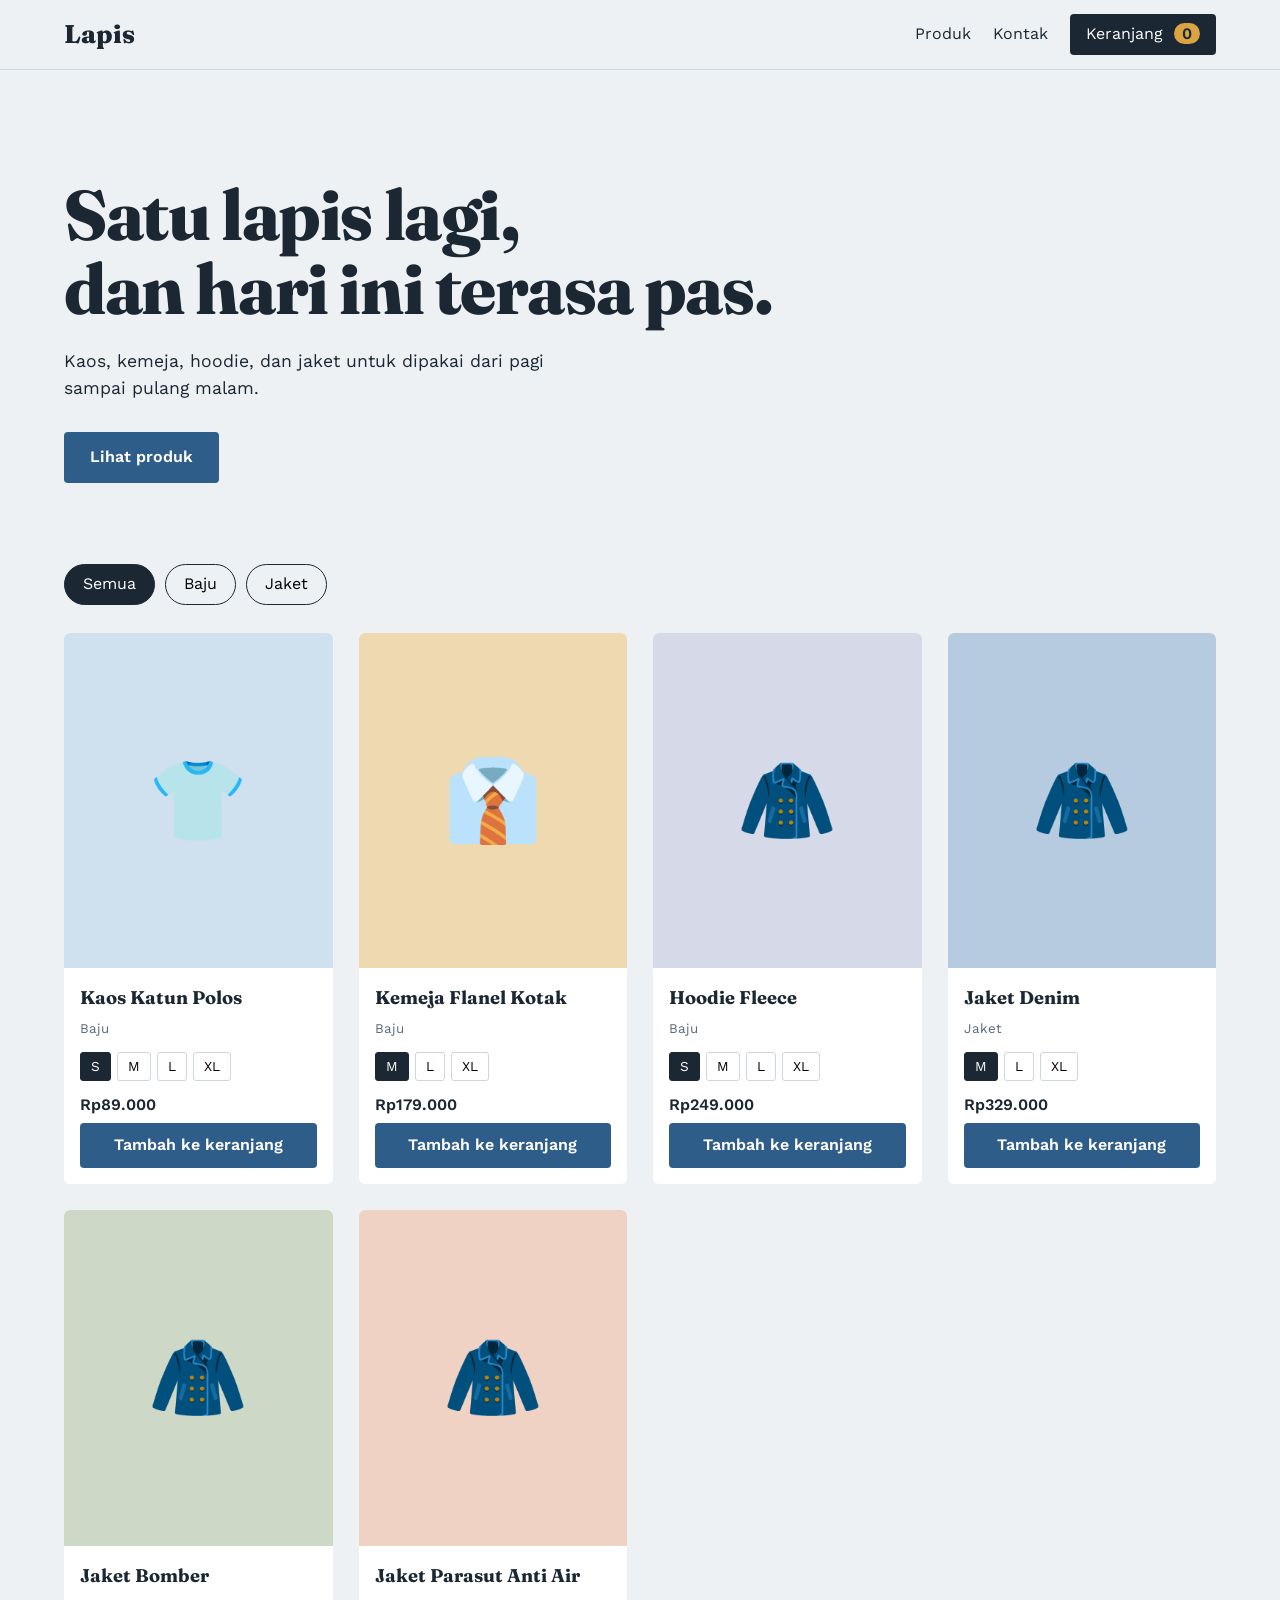
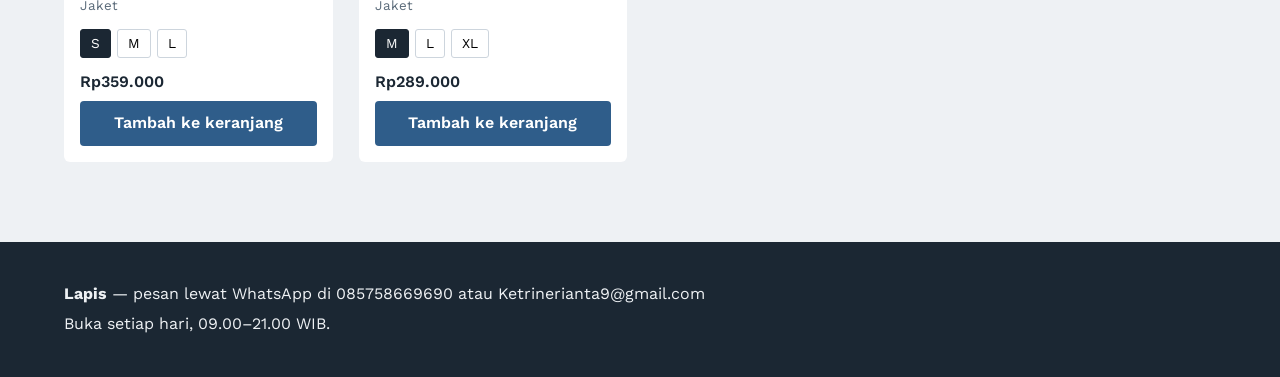
<file: index.html>
<!DOCTYPE html>
<html lang="id">
<head>
<meta charset="UTF-8">
<meta name="viewport" content="width=device-width, initial-scale=1">
<title>Lapis — Baju & Jaket</title>
<link rel="preconnect" href="https://fonts.googleapis.com">
<link rel="preconnect" href="https://fonts.gstatic.com" crossorigin>
<link href="https://fonts.googleapis.com/css2?family=Fraunces:wght@600;800&family=Work+Sans:wght@400;500;600&display=swap" rel="stylesheet">
<style>
:root{
  --kertas:#EEF1F4; --tinta:#1B2733; --biru:#2F5D8A; --kain:#D9A441; --putih:#fff; --garis:#cdd5dd;
  --serif:'Fraunces',Georgia,serif; --sans:'Work Sans',system-ui,sans-serif;
}
*{box-sizing:border-box;margin:0;padding:0}
html{scroll-behavior:smooth}
body{font-family:var(--sans);background:var(--kertas);color:var(--tinta);line-height:1.55}
a{color:inherit;text-decoration:none}
button{font:inherit;cursor:pointer}
:focus-visible{outline:3px solid var(--kain);outline-offset:2px}

.topbar{position:sticky;top:0;z-index:10;display:flex;justify-content:space-between;align-items:center;padding:14px 5vw;background:var(--kertas);border-bottom:1px solid var(--garis)}
.logo{font-family:var(--serif);font-weight:800;font-size:1.6rem}
nav{display:flex;gap:22px;align-items:center}
.cart-btn{background:var(--tinta);color:var(--putih);border:0;padding:8px 16px;border-radius:4px}
.cart-btn span{background:var(--kain);color:var(--tinta);border-radius:20px;padding:1px 8px;margin-left:6px;font-weight:600}

.hero{padding:12vh 5vw 9vh;max-width:900px}
.hero h1{font-family:var(--serif);font-weight:800;font-size:clamp(2.2rem,6vw,4.4rem);line-height:1.05;letter-spacing:-.02em}
.hero p{margin:22px 0 30px;max-width:46ch;font-size:1.1rem}
.btn{display:inline-block;background:var(--biru);color:var(--putih);border:0;padding:13px 26px;border-radius:4px;font-weight:600}
.btn:hover{background:var(--tinta)}
.btn.full{width:100%}

.produk{padding:0 5vw 80px}
.filter{display:flex;gap:10px;margin-bottom:28px}
.filter button{background:transparent;border:1px solid var(--tinta);padding:7px 18px;border-radius:30px}
.filter .aktif{background:var(--tinta);color:var(--putih)}
.grid{display:grid;grid-template-columns:repeat(auto-fill,minmax(230px,1fr));gap:26px}
.kartu{background:var(--putih);border-radius:6px;overflow:hidden;display:flex;flex-direction:column}
.foto{aspect-ratio:4/5;display:grid;place-items:center;font-size:5rem}
.info{padding:16px;display:flex;flex-direction:column;gap:6px;flex:1}
.info h3{font-family:var(--serif);font-size:1.15rem}
.info small{color:#5b6b7a}
.harga{font-weight:600;margin-top:auto}
.ukuran{display:flex;gap:6px;margin:6px 0}
.ukuran button{border:1px solid var(--garis);background:var(--putih);padding:3px 10px;border-radius:3px;font-size:.85rem}
.ukuran .pilih{background:var(--tinta);color:var(--putih);border-color:var(--tinta)}
.tambah{background:var(--biru);color:var(--putih);border:0;padding:10px;border-radius:4px;font-weight:600}
.tambah:hover{background:var(--tinta)}

footer{background:var(--tinta);color:var(--kertas);padding:40px 5vw;display:grid;gap:6px}

.overlay{position:fixed;inset:0;background:rgba(0,0,0,.45);opacity:0;pointer-events:none;transition:opacity .25s;z-index:20}
.overlay.buka{opacity:1;pointer-events:auto}
.panel{position:fixed;top:0;right:0;height:100%;width:min(400px,100%);background:var(--putih);z-index:30;transform:translateX(100%);transition:transform .3s;display:flex;flex-direction:column}
.panel.buka{transform:none}
.panel-head{display:flex;justify-content:space-between;align-items:center;padding:18px 20px;border-bottom:1px solid var(--garis)}
.panel-head h2{font-family:var(--serif)}
.panel-head button{background:none;border:0;font-size:1.2rem}
#daftar{list-style:none;flex:1;overflow:auto;padding:10px 20px}
#daftar li{display:grid;grid-template-columns:1fr auto;gap:4px 10px;padding:14px 0;border-bottom:1px solid var(--garis)}
#daftar .kosong{display:block;color:#5b6b7a;border:0}
.qty{display:flex;align-items:center;gap:8px}
.qty button{width:26px;height:26px;border:1px solid var(--garis);background:var(--putih);border-radius:3px}
.hapus{background:none;border:0;color:#a33;font-size:.85rem;justify-self:end}
.panel-foot{padding:20px;border-top:1px solid var(--garis);display:grid;gap:14px}
.total{display:flex;justify-content:space-between;font-size:1.1rem}

.toast{position:fixed;bottom:24px;left:50%;transform:translate(-50%,30px);background:var(--tinta);color:var(--putih);padding:10px 20px;border-radius:4px;opacity:0;transition:.3s;z-index:40}
.toast.tampil{opacity:1;transform:translate(-50%,0)}

@media (prefers-reduced-motion:reduce){*{transition:none!important;scroll-behavior:auto!important}}
</style>
</head>
<body>
<header class="topbar">
  <a href="#" class="logo">Lapis</a>
  <nav>
    <a href="#produk">Produk</a>
    <a href="#kontak">Kontak</a>
    <button id="btnKeranjang" class="cart-btn" aria-label="Buka keranjang">Keranjang <span id="jumlah">0</span></button>
  </nav>
</header>

<section class="hero">
  <h1>Satu lapis lagi,<br>dan hari ini terasa pas.</h1>
  <p>Kaos, kemeja, hoodie, dan jaket untuk dipakai dari pagi sampai pulang malam.</p>
  <a href="#produk" class="btn">Lihat produk</a>
</section>

<section id="produk" class="produk">
  <div class="filter" id="filter">
    <button class="aktif" data-kat="semua">Semua</button>
    <button data-kat="baju">Baju</button>
    <button data-kat="jaket">Jaket</button>
  </div>
  <div class="grid" id="grid"></div>
</section>

<footer id="kontak">
  <p><strong>Lapis</strong> — pesan lewat WhatsApp di 085758669690 atau Ketrinerianta9@gmail.com</p>
  <p>Buka setiap hari, 09.00–21.00 WIB.</p>
</footer>

<div class="overlay" id="overlay"></div>
<aside class="panel" id="panel" aria-label="Keranjang belanja">
  <div class="panel-head">
    <h2>Keranjang</h2>
    <button id="tutup" aria-label="Tutup keranjang">✕</button>
  </div>
  <ul id="daftar"></ul>
  <div class="panel-foot">
    <div class="total"><span>Total</span><strong id="total">Rp0</strong></div>
    <button class="btn full" id="checkout">Pesan via WhatsApp</button>
  </div>
</aside>
<div class="toast" id="toast" role="status"></div>

<script>
// Data produk — ubah/tambah sesuai stok toko Anda
const produk = [
  {id:1, nama:"Kaos Katun Polos", kat:"baju", harga:89000, emoji:"👕", warna:"#cfe0ee", ukuran:["S","M","L","XL"]},
  {id:2, nama:"Kemeja Flanel Kotak", kat:"baju", harga:179000, emoji:"👔", warna:"#efd9b0", ukuran:["M","L","XL"]},
  {id:3, nama:"Hoodie Fleece", kat:"baju", harga:249000, emoji:"🧥", warna:"#d6d9e8", ukuran:["S","M","L","XL"]},
  {id:4, nama:"Jaket Denim", kat:"jaket", harga:329000, emoji:"🧥", warna:"#b7cbe0", ukuran:["M","L","XL"]},
  {id:5, nama:"Jaket Bomber", kat:"jaket", harga:359000, emoji:"🧥", warna:"#cdd8c6", ukuran:["S","M","L"]},
  {id:6, nama:"Jaket Parasut Anti Air", kat:"jaket", harga:289000, emoji:"🧥", warna:"#f0d2c4", ukuran:["M","L","XL"]}
];
const NO_WA = "6281200000000"; // ganti dengan nomor WhatsApp Anda (awali 62)

const rupiah = n => "Rp" + n.toLocaleString("id-ID");
let keranjang = [];
try { keranjang = JSON.parse(localStorage.getItem("keranjang")) || []; } catch(e){}
const pilihanUkuran = {};

const $ = id => document.getElementById(id);
const grid = $("grid"), panel = $("panel"), overlay = $("overlay");

function tampilProduk(kat = "semua"){
  grid.innerHTML = "";
  produk.filter(p => kat === "semua" || p.kat === kat).forEach(p => {
    pilihanUkuran[p.id] = pilihanUkuran[p.id] || p.ukuran[0];
    const el = document.createElement("article");
    el.className = "kartu";
    el.innerHTML = `
      <div class="foto" style="background:${p.warna}" aria-hidden="true">${p.emoji}</div>
      <div class="info">
        <h3>${p.nama}</h3>
        <small>${p.kat === "baju" ? "Baju" : "Jaket"}</small>
        <div class="ukuran">${p.ukuran.map(u =>
          `<button data-id="${p.id}" data-u="${u}" class="${u === pilihanUkuran[p.id] ? "pilih" : ""}">${u}</button>`).join("")}</div>
        <div class="harga">${rupiah(p.harga)}</div>
        <button class="tambah" data-tambah="${p.id}">Tambah ke keranjang</button>
      </div>`;
    grid.appendChild(el);
  });
}

grid.addEventListener("click", e => {
  const u = e.target.closest("[data-u]");
  if (u){
    pilihanUkuran[u.dataset.id] = u.dataset.u;
    u.parentElement.querySelectorAll("button").forEach(b => b.classList.toggle("pilih", b === u));
  }
  const t = e.target.closest("[data-tambah]");
  if (t) tambahKeKeranjang(+t.dataset.tambah);
});

$("filter").addEventListener("click", e => {
  const b = e.target.closest("button"); if (!b) return;
  document.querySelectorAll("#filter button").forEach(x => x.classList.toggle("aktif", x === b));
  tampilProduk(b.dataset.kat);
});

function tambahKeKeranjang(id){
  const p = produk.find(x => x.id === id), uk = pilihanUkuran[id];
  const ada = keranjang.find(i => i.id === id && i.ukuran === uk);
  ada ? ada.qty++ : keranjang.push({id, ukuran: uk, qty: 1});
  simpan(); toast(`${p.nama} (${uk}) masuk keranjang`);
}

function simpan(){
  try { localStorage.setItem("keranjang", JSON.stringify(keranjang)); } catch(e){}
  renderKeranjang();
}

function renderKeranjang(){
  const ul = $("daftar"); ul.innerHTML = "";
  let total = 0, jumlah = 0;
  if (!keranjang.length) ul.innerHTML = `<li class="kosong">Keranjang masih kosong. Pilih produk lalu tekan “Tambah ke keranjang”.</li>`;
  keranjang.forEach((i, idx) => {
    const p = produk.find(x => x.id === i.id);
    total += p.harga * i.qty; jumlah += i.qty;
    const li = document.createElement("li");
    li.innerHTML = `
      <div><strong>${p.nama}</strong><br><small>Ukuran ${i.ukuran} · ${rupiah(p.harga)}</small></div>
      <div>${rupiah(p.harga * i.qty)}</div>
      <div class="qty"><button data-k="-${idx}" aria-label="Kurangi">−</button>${i.qty}<button data-k="+${idx}" aria-label="Tambah">+</button></div>
      <button class="hapus" data-k="x${idx}">Hapus</button>`;
    ul.appendChild(li);
  });
  $("total").textContent = rupiah(total);
  $("jumlah").textContent = jumlah;
}

$("daftar").addEventListener("click", e => {
  const k = e.target.dataset.k; if (!k) return;
  const idx = +k.slice(1);
  if (k[0] === "+") keranjang[idx].qty++;
  else if (k[0] === "-") { if (--keranjang[idx].qty <= 0) keranjang.splice(idx, 1); }
  else keranjang.splice(idx, 1);
  simpan();
});

function bukaPanel(b){ panel.classList.toggle("buka", b); overlay.classList.toggle("buka", b); }
$("btnKeranjang").onclick = () => bukaPanel(true);
$("tutup").onclick = overlay.onclick = () => bukaPanel(false);
document.addEventListener("keydown", e => e.key === "Escape" && bukaPanel(false));

$("checkout").onclick = () => {
  if (!keranjang.length) return toast("Keranjang masih kosong");
  let total = 0;
  const baris = keranjang.map(i => {
    const p = produk.find(x => x.id === i.id); total += p.harga * i.qty;
    return `- ${p.nama} (${i.ukuran}) x${i.qty} = ${rupiah(p.harga * i.qty)}`;
  });
  const pesan = `Halo Lapis, saya ingin memesan:\n${baris.join("\n")}\nTotal: ${rupiah(total)}`;
  window.open(`https://wa.me/${NO_WA}?text=${encodeURIComponent(pesan)}`, "_blank");
};

let timer;
function toast(teks){
  const t = $("toast"); t.textContent = teks; t.classList.add("tampil");
  clearTimeout(timer); timer = setTimeout(() => t.classList.remove("tampil"), 2000);
}

tampilProduk(); renderKeranjang();
</script>
</body>
</html>
</file>
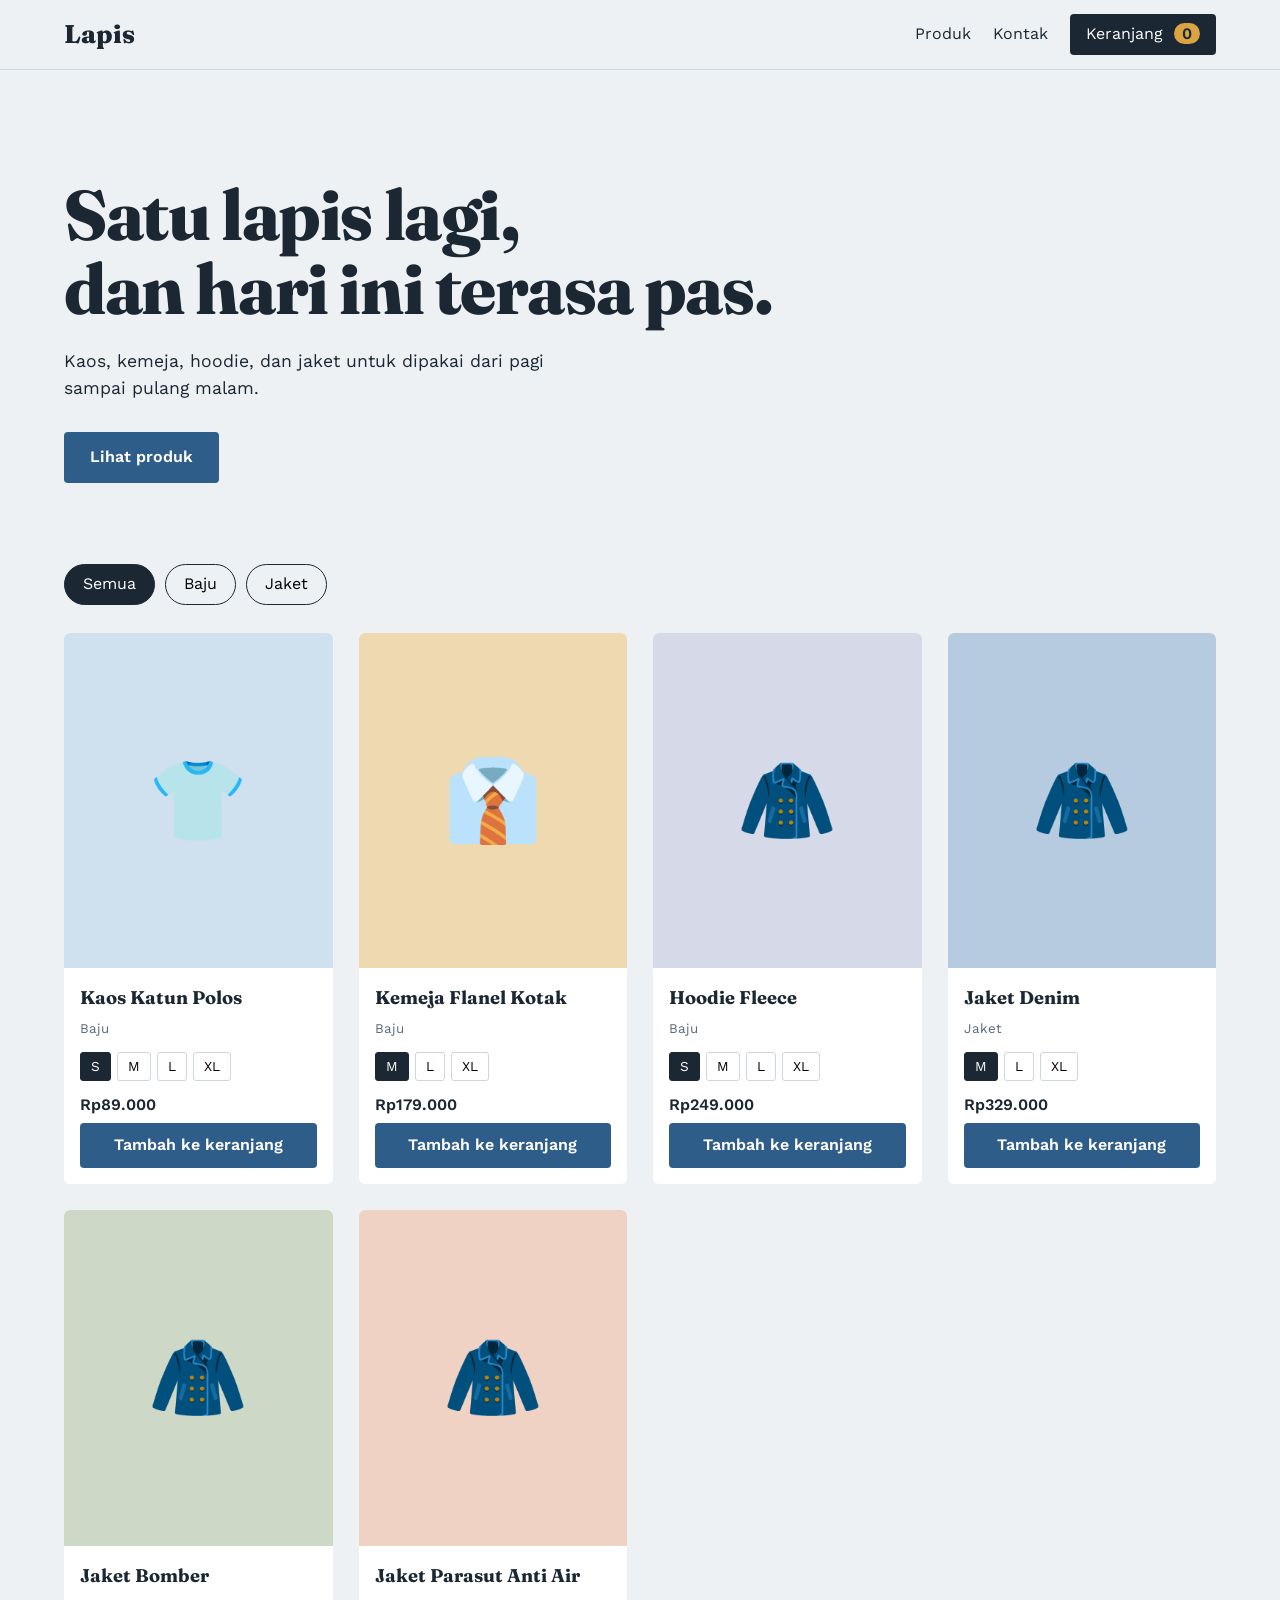
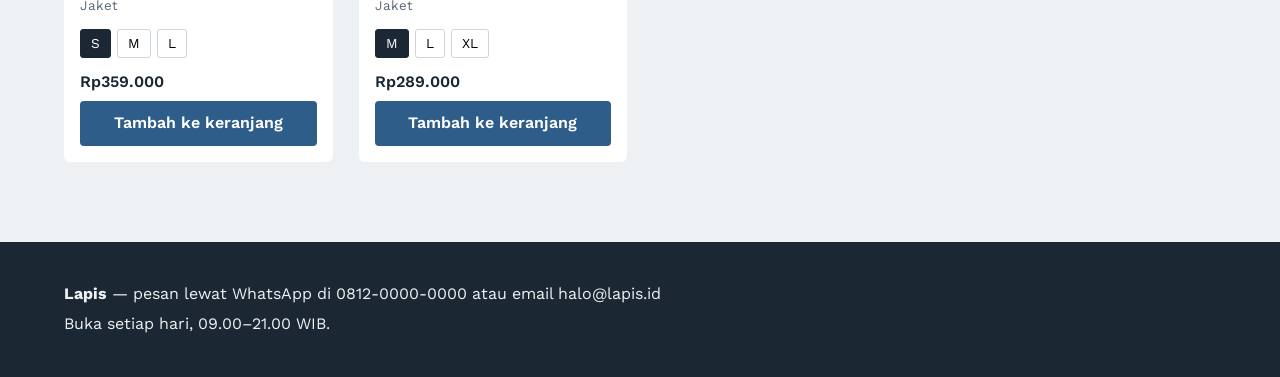
<file: index.html.html>
<!DOCTYPE html>
<html lang="id">
<head>
<meta charset="UTF-8">
<meta name="viewport" content="width=device-width, initial-scale=1">
<title>Lapis — Baju & Jaket</title>
<link rel="preconnect" href="https://fonts.googleapis.com">
<link rel="preconnect" href="https://fonts.gstatic.com" crossorigin>
<link href="https://fonts.googleapis.com/css2?family=Fraunces:wght@600;800&family=Work+Sans:wght@400;500;600&display=swap" rel="stylesheet">
<style>
:root{
  --kertas:#EEF1F4; --tinta:#1B2733; --biru:#2F5D8A; --kain:#D9A441; --putih:#fff; --garis:#cdd5dd;
  --serif:'Fraunces',Georgia,serif; --sans:'Work Sans',system-ui,sans-serif;
}
*{box-sizing:border-box;margin:0;padding:0}
html{scroll-behavior:smooth}
body{font-family:var(--sans);background:var(--kertas);color:var(--tinta);line-height:1.55}
a{color:inherit;text-decoration:none}
button{font:inherit;cursor:pointer}
:focus-visible{outline:3px solid var(--kain);outline-offset:2px}

.topbar{position:sticky;top:0;z-index:10;display:flex;justify-content:space-between;align-items:center;padding:14px 5vw;background:var(--kertas);border-bottom:1px solid var(--garis)}
.logo{font-family:var(--serif);font-weight:800;font-size:1.6rem}
nav{display:flex;gap:22px;align-items:center}
.cart-btn{background:var(--tinta);color:var(--putih);border:0;padding:8px 16px;border-radius:4px}
.cart-btn span{background:var(--kain);color:var(--tinta);border-radius:20px;padding:1px 8px;margin-left:6px;font-weight:600}

.hero{padding:12vh 5vw 9vh;max-width:900px}
.hero h1{font-family:var(--serif);font-weight:800;font-size:clamp(2.2rem,6vw,4.4rem);line-height:1.05;letter-spacing:-.02em}
.hero p{margin:22px 0 30px;max-width:46ch;font-size:1.1rem}
.btn{display:inline-block;background:var(--biru);color:var(--putih);border:0;padding:13px 26px;border-radius:4px;font-weight:600}
.btn:hover{background:var(--tinta)}
.btn.full{width:100%}

.produk{padding:0 5vw 80px}
.filter{display:flex;gap:10px;margin-bottom:28px}
.filter button{background:transparent;border:1px solid var(--tinta);padding:7px 18px;border-radius:30px}
.filter .aktif{background:var(--tinta);color:var(--putih)}
.grid{display:grid;grid-template-columns:repeat(auto-fill,minmax(230px,1fr));gap:26px}
.kartu{background:var(--putih);border-radius:6px;overflow:hidden;display:flex;flex-direction:column}
.foto{aspect-ratio:4/5;display:grid;place-items:center;font-size:5rem}
.info{padding:16px;display:flex;flex-direction:column;gap:6px;flex:1}
.info h3{font-family:var(--serif);font-size:1.15rem}
.info small{color:#5b6b7a}
.harga{font-weight:600;margin-top:auto}
.ukuran{display:flex;gap:6px;margin:6px 0}
.ukuran button{border:1px solid var(--garis);background:var(--putih);padding:3px 10px;border-radius:3px;font-size:.85rem}
.ukuran .pilih{background:var(--tinta);color:var(--putih);border-color:var(--tinta)}
.tambah{background:var(--biru);color:var(--putih);border:0;padding:10px;border-radius:4px;font-weight:600}
.tambah:hover{background:var(--tinta)}

footer{background:var(--tinta);color:var(--kertas);padding:40px 5vw;display:grid;gap:6px}

.overlay{position:fixed;inset:0;background:rgba(0,0,0,.45);opacity:0;pointer-events:none;transition:opacity .25s;z-index:20}
.overlay.buka{opacity:1;pointer-events:auto}
.panel{position:fixed;top:0;right:0;height:100%;width:min(400px,100%);background:var(--putih);z-index:30;transform:translateX(100%);transition:transform .3s;display:flex;flex-direction:column}
.panel.buka{transform:none}
.panel-head{display:flex;justify-content:space-between;align-items:center;padding:18px 20px;border-bottom:1px solid var(--garis)}
.panel-head h2{font-family:var(--serif)}
.panel-head button{background:none;border:0;font-size:1.2rem}
#daftar{list-style:none;flex:1;overflow:auto;padding:10px 20px}
#daftar li{display:grid;grid-template-columns:1fr auto;gap:4px 10px;padding:14px 0;border-bottom:1px solid var(--garis)}
#daftar .kosong{display:block;color:#5b6b7a;border:0}
.qty{display:flex;align-items:center;gap:8px}
.qty button{width:26px;height:26px;border:1px solid var(--garis);background:var(--putih);border-radius:3px}
.hapus{background:none;border:0;color:#a33;font-size:.85rem;justify-self:end}
.panel-foot{padding:20px;border-top:1px solid var(--garis);display:grid;gap:14px}
.total{display:flex;justify-content:space-between;font-size:1.1rem}

.toast{position:fixed;bottom:24px;left:50%;transform:translate(-50%,30px);background:var(--tinta);color:var(--putih);padding:10px 20px;border-radius:4px;opacity:0;transition:.3s;z-index:40}
.toast.tampil{opacity:1;transform:translate(-50%,0)}

@media (prefers-reduced-motion:reduce){*{transition:none!important;scroll-behavior:auto!important}}
</style>
</head>
<body>
<header class="topbar">
  <a href="#" class="logo">Lapis</a>
  <nav>
    <a href="#produk">Produk</a>
    <a href="#kontak">Kontak</a>
    <button id="btnKeranjang" class="cart-btn" aria-label="Buka keranjang">Keranjang <span id="jumlah">0</span></button>
  </nav>
</header>

<section class="hero">
  <h1>Satu lapis lagi,<br>dan hari ini terasa pas.</h1>
  <p>Kaos, kemeja, hoodie, dan jaket untuk dipakai dari pagi sampai pulang malam.</p>
  <a href="#produk" class="btn">Lihat produk</a>
</section>

<section id="produk" class="produk">
  <div class="filter" id="filter">
    <button class="aktif" data-kat="semua">Semua</button>
    <button data-kat="baju">Baju</button>
    <button data-kat="jaket">Jaket</button>
  </div>
  <div class="grid" id="grid"></div>
</section>

<footer id="kontak">
  <p><strong>Lapis</strong> — pesan lewat WhatsApp di 0812-0000-0000 atau email halo@lapis.id</p>
  <p>Buka setiap hari, 09.00–21.00 WIB.</p>
</footer>

<div class="overlay" id="overlay"></div>
<aside class="panel" id="panel" aria-label="Keranjang belanja">
  <div class="panel-head">
    <h2>Keranjang</h2>
    <button id="tutup" aria-label="Tutup keranjang">✕</button>
  </div>
  <ul id="daftar"></ul>
  <div class="panel-foot">
    <div class="total"><span>Total</span><strong id="total">Rp0</strong></div>
    <button class="btn full" id="checkout">Pesan via WhatsApp</button>
  </div>
</aside>
<div class="toast" id="toast" role="status"></div>

<script>
// Data produk — ubah/tambah sesuai stok toko Anda
const produk = [
  {id:1, nama:"Kaos Katun Polos", kat:"baju", harga:89000, emoji:"👕", warna:"#cfe0ee", ukuran:["S","M","L","XL"]},
  {id:2, nama:"Kemeja Flanel Kotak", kat:"baju", harga:179000, emoji:"👔", warna:"#efd9b0", ukuran:["M","L","XL"]},
  {id:3, nama:"Hoodie Fleece", kat:"baju", harga:249000, emoji:"🧥", warna:"#d6d9e8", ukuran:["S","M","L","XL"]},
  {id:4, nama:"Jaket Denim", kat:"jaket", harga:329000, emoji:"🧥", warna:"#b7cbe0", ukuran:["M","L","XL"]},
  {id:5, nama:"Jaket Bomber", kat:"jaket", harga:359000, emoji:"🧥", warna:"#cdd8c6", ukuran:["S","M","L"]},
  {id:6, nama:"Jaket Parasut Anti Air", kat:"jaket", harga:289000, emoji:"🧥", warna:"#f0d2c4", ukuran:["M","L","XL"]}
];
const NO_WA = "6281200000000"; // ganti dengan nomor WhatsApp Anda (awali 62)

const rupiah = n => "Rp" + n.toLocaleString("id-ID");
let keranjang = [];
try { keranjang = JSON.parse(localStorage.getItem("keranjang")) || []; } catch(e){}
const pilihanUkuran = {};

const $ = id => document.getElementById(id);
const grid = $("grid"), panel = $("panel"), overlay = $("overlay");

function tampilProduk(kat = "semua"){
  grid.innerHTML = "";
  produk.filter(p => kat === "semua" || p.kat === kat).forEach(p => {
    pilihanUkuran[p.id] = pilihanUkuran[p.id] || p.ukuran[0];
    const el = document.createElement("article");
    el.className = "kartu";
    el.innerHTML = `
      <div class="foto" style="background:${p.warna}" aria-hidden="true">${p.emoji}</div>
      <div class="info">
        <h3>${p.nama}</h3>
        <small>${p.kat === "baju" ? "Baju" : "Jaket"}</small>
        <div class="ukuran">${p.ukuran.map(u =>
          `<button data-id="${p.id}" data-u="${u}" class="${u === pilihanUkuran[p.id] ? "pilih" : ""}">${u}</button>`).join("")}</div>
        <div class="harga">${rupiah(p.harga)}</div>
        <button class="tambah" data-tambah="${p.id}">Tambah ke keranjang</button>
      </div>`;
    grid.appendChild(el);
  });
}

grid.addEventListener("click", e => {
  const u = e.target.closest("[data-u]");
  if (u){
    pilihanUkuran[u.dataset.id] = u.dataset.u;
    u.parentElement.querySelectorAll("button").forEach(b => b.classList.toggle("pilih", b === u));
  }
  const t = e.target.closest("[data-tambah]");
  if (t) tambahKeKeranjang(+t.dataset.tambah);
});

$("filter").addEventListener("click", e => {
  const b = e.target.closest("button"); if (!b) return;
  document.querySelectorAll("#filter button").forEach(x => x.classList.toggle("aktif", x === b));
  tampilProduk(b.dataset.kat);
});

function tambahKeKeranjang(id){
  const p = produk.find(x => x.id === id), uk = pilihanUkuran[id];
  const ada = keranjang.find(i => i.id === id && i.ukuran === uk);
  ada ? ada.qty++ : keranjang.push({id, ukuran: uk, qty: 1});
  simpan(); toast(`${p.nama} (${uk}) masuk keranjang`);
}

function simpan(){
  try { localStorage.setItem("keranjang", JSON.stringify(keranjang)); } catch(e){}
  renderKeranjang();
}

function renderKeranjang(){
  const ul = $("daftar"); ul.innerHTML = "";
  let total = 0, jumlah = 0;
  if (!keranjang.length) ul.innerHTML = `<li class="kosong">Keranjang masih kosong. Pilih produk lalu tekan “Tambah ke keranjang”.</li>`;
  keranjang.forEach((i, idx) => {
    const p = produk.find(x => x.id === i.id);
    total += p.harga * i.qty; jumlah += i.qty;
    const li = document.createElement("li");
    li.innerHTML = `
      <div><strong>${p.nama}</strong><br><small>Ukuran ${i.ukuran} · ${rupiah(p.harga)}</small></div>
      <div>${rupiah(p.harga * i.qty)}</div>
      <div class="qty"><button data-k="-${idx}" aria-label="Kurangi">−</button>${i.qty}<button data-k="+${idx}" aria-label="Tambah">+</button></div>
      <button class="hapus" data-k="x${idx}">Hapus</button>`;
    ul.appendChild(li);
  });
  $("total").textContent = rupiah(total);
  $("jumlah").textContent = jumlah;
}

$("daftar").addEventListener("click", e => {
  const k = e.target.dataset.k; if (!k) return;
  const idx = +k.slice(1);
  if (k[0] === "+") keranjang[idx].qty++;
  else if (k[0] === "-") { if (--keranjang[idx].qty <= 0) keranjang.splice(idx, 1); }
  else keranjang.splice(idx, 1);
  simpan();
});

function bukaPanel(b){ panel.classList.toggle("buka", b); overlay.classList.toggle("buka", b); }
$("btnKeranjang").onclick = () => bukaPanel(true);
$("tutup").onclick = overlay.onclick = () => bukaPanel(false);
document.addEventListener("keydown", e => e.key === "Escape" && bukaPanel(false));

$("checkout").onclick = () => {
  if (!keranjang.length) return toast("Keranjang masih kosong");
  let total = 0;
  const baris = keranjang.map(i => {
    const p = produk.find(x => x.id === i.id); total += p.harga * i.qty;
    return `- ${p.nama} (${i.ukuran}) x${i.qty} = ${rupiah(p.harga * i.qty)}`;
  });
  const pesan = `Halo Lapis, saya ingin memesan:\n${baris.join("\n")}\nTotal: ${rupiah(total)}`;
  window.open(`https://wa.me/${NO_WA}?text=${encodeURIComponent(pesan)}`, "_blank");
};

let timer;
function toast(teks){
  const t = $("toast"); t.textContent = teks; t.classList.add("tampil");
  clearTimeout(timer); timer = setTimeout(() => t.classList.remove("tampil"), 2000);
}

tampilProduk(); renderKeranjang();
</script>
</body>
</html>
</file>
